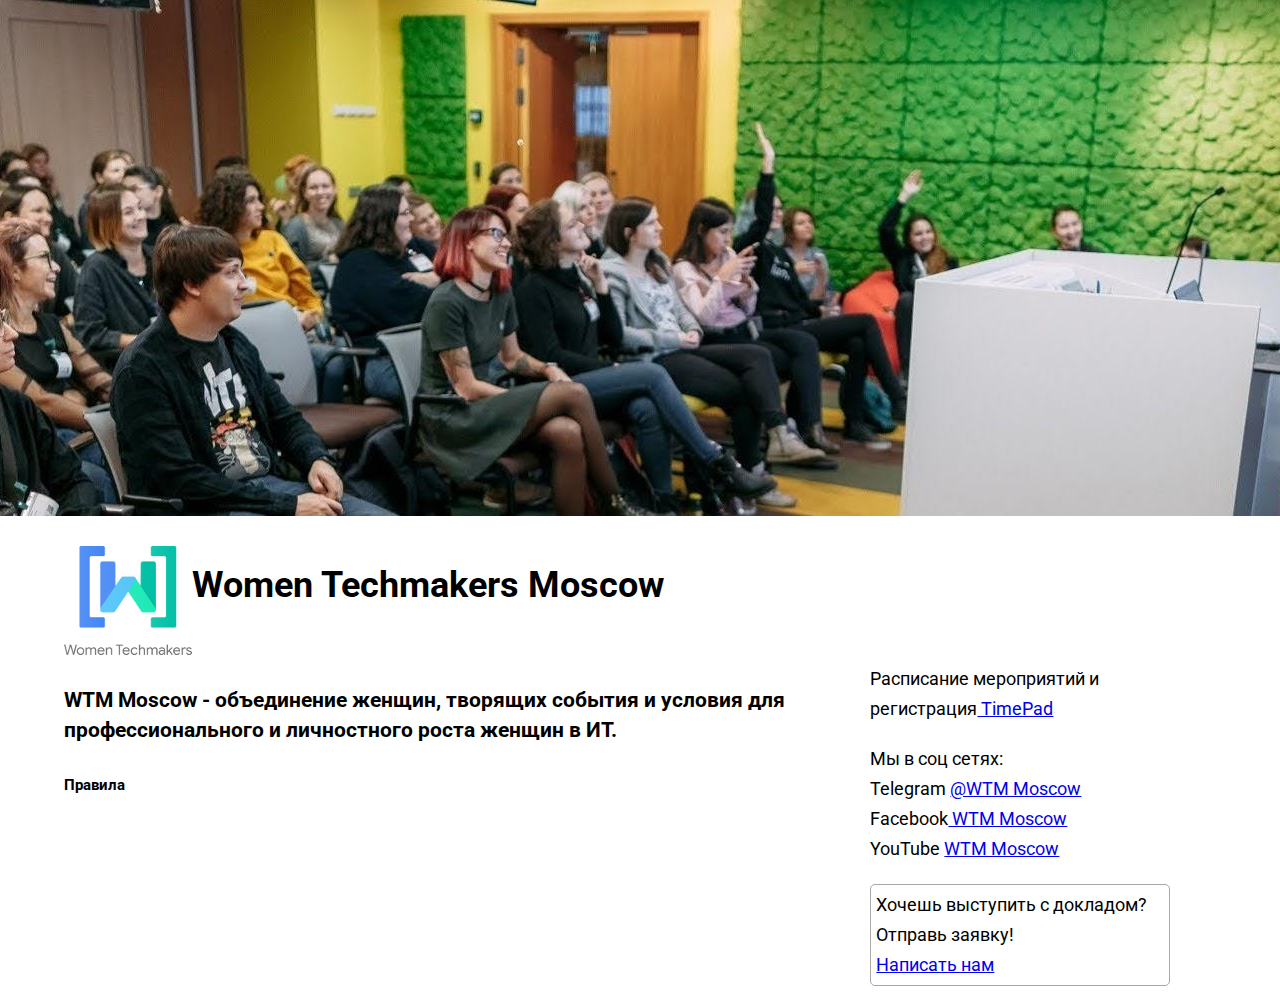
<file: index.html>
<!doctype html>
<html lang="ru">
    <head>
        <title>WTM, Women Techmakers Moscow</title>
        <meta charset="utf-8">
        <meta http-equiv="X-UA-Compatible" content="IE=edge,chrome=1">
        <meta name="description" content="">
        <meta name="viewport" content="width=device-width, initial-scale=1.0">
        <link href="https://fonts.googleapis.com/css2?family=Roboto:ital,wght@0,300;0,400;0,500;1,300;1,400&display=swap" rel="stylesheet">
        <link rel="stylesheet" href="./css/normalize.css">
        <link rel="stylesheet" href="./css/main.css">
        
    </head>
<body>
    <img src="./img/WTM1.jpg" alt="">
    <div class="contein">
        <header>
          <div class="header">
           <div><img src="./img/wtm-logo.png" alt=""> </div> 
           <div><h1>    Women Techmakers Moscow</h1></div>
          </div>
        </header>
        <main>
           <h3>WTM Moscow -  объединение женщин, творящих события и условия для профессионального и личностного роста женщин в ИТ.</h3>

            <h5>Правила</h5>
        </main>
        <nav>
            <div class="timepad nav_item"> Расписание мероприятий и регистрация<a href="https://gdgmoscow.timepad.ru/events/"> TimePad</a> </div>

            <div class="soc_netw nav_item">
                <div> Мы в соц сетях:</div>
                <div class="soc_netw-telegr"> Telegram <a href="https://t.me/wtm_moscow">@WTM Moscow</a> </div>
                <div class="soc_netw-faceb"> Facebook<a href="https://www.facebook.com/womentechmakersmoscow/"> WTM Moscow </a> </div>
                <div class="soc_netw-yout"> YouTube <a href="https://www.youtube.com/channel/UCANZwXcqVMfnuUPuyZe_jxw?view_as=subscriber">WTM Moscow </a> </div>
            </div>
            <div class="form_speaker nav_item block">
                Хочешь выступить с докладом? Отправь заявку!
                <a href="mailto:wtm.moscow@gmail.com?subject=Хочу%20выступить%20с%20докладом" target="_blank"> Написать нам </a>
            </div>
            

          

        </nav>
    </div>
  
    
</body>

</html>
</file>
<file: css/main.css>
body{
    width: 100%;
    font-family: Roboto;
    font-size: 18px;
    line-height: 30px;
    display: flex;
    flex-direction: column;
    align-items: center;
    /* background-image: url("../img/moscow_russia_desktop_800x1280.jpg"); */
}
.contein{
    max-width: 90%;
    display: flex;
    flex-wrap: wrap;
}

.header{
    margin-top: 30px;
    width: inherit;
    display: flex;
    flex-direction: row;
    justify-content: space-between;
    align-items: stretch;
  
}

main{
    width: 70%;
}

nav{
    width: 300px;
    display: flex;
    flex-direction: column;
    justify-content: stretch;
    align-items: flex-start;
}
.nav_item{
    margin-bottom: 20px;
}


.block{
    border-radius: 5px;
    padding: 5px;
    margin-bottom: 10px;
    border: #a8a8a8 1px solid;
}
.form_speaker{
    display: flex;
    flex-direction: column;
}
.form_speaker input{
    max-width: 150px;
}
</file>
